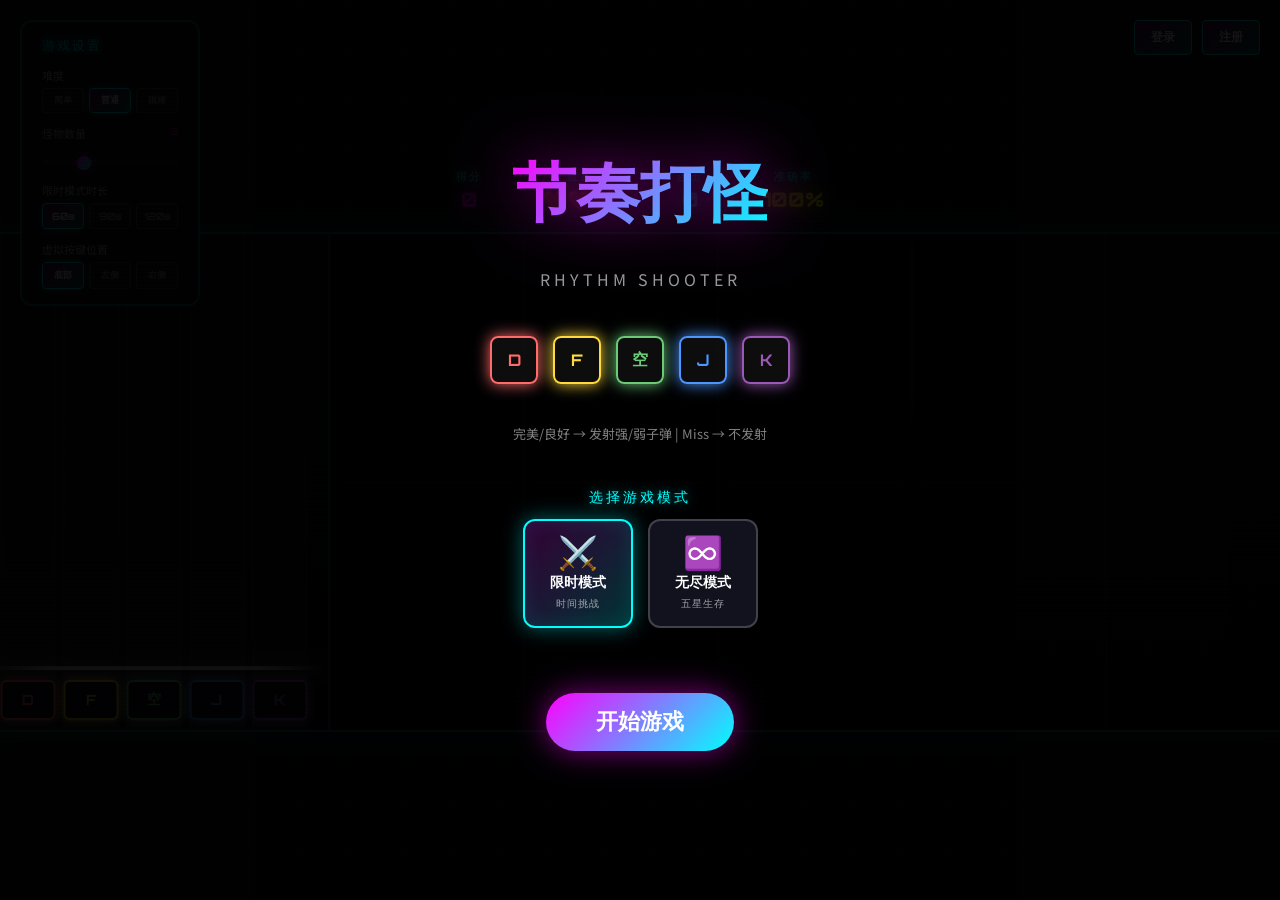
<file: index.html>
<!DOCTYPE html>
<html lang="zh-CN">
<head>
    <meta charset="UTF-8">
    <meta name="viewport" content="width=device-width, initial-scale=1.0">
    <title>节奏打怪</title>
    <link rel="stylesheet" href="style.css">
</head>
<body>
    <div class="bg-grid"></div>
    <div class="scan-line"></div>
    
    <!-- 用户信息栏 -->
    <div class="user-bar">
        <div class="auth-buttons" id="authButtons">
            <button class="auth-btn" onclick="openAuthModal('login')">登录</button>
            <button class="auth-btn" onclick="openAuthModal('register')">注册</button>
        </div>
        <div class="user-info" id="userInfo" style="display: none;">
            <span class="user-name">欢迎，<span id="userDisplay"></span></span>
            <button class="auth-btn" id="showAchievementsBtn">🏆 成就</button>
            <button class="auth-btn" id="showLeaderboardBtn">📊 排行榜</button>
            <button class="auth-btn" id="logoutBtn">退出</button>
        </div>
    </div>
    
    <!-- 设置面板 -->
    <div class="settings">
        <div class="settings-title">游戏设置</div>
        <div class="setting-item">
            <div class="setting-label">难度</div>
            <div class="difficulty-btns">
                <button class="diff-btn easy" data-difficulty="easy">简单</button>
                <button class="diff-btn normal active" data-difficulty="normal">普通</button>
                <button class="diff-btn hard" data-difficulty="hard">困难</button>
            </div>
        </div>
        <div class="setting-item">
            <div class="setting-label">
                <span>怪物数量</span>
                <span class="setting-value" id="monsterValue">3</span>
            </div>
            <input type="range" class="setting-slider" id="monsterSlider" min="1" max="8" value="3">
        </div>
        <div class="setting-item">
            <div class="setting-label">限时模式时长</div>
            <div class="duration-btns">
                <button class="dur-btn active" data-duration="60">60s</button>
                <button class="dur-btn" data-duration="90">90s</button>
                <button class="dur-btn" data-duration="120">120s</button>
            </div>
        </div>
        <div class="setting-item">
            <div class="setting-label">
                <span>虚拟按键位置</span>
            </div>
            <div class="position-btns">
                <button class="pos-btn active" data-pos="bottom">底部</button>
                <button class="pos-btn" data-pos="left">左侧</button>
                <button class="pos-btn" data-pos="right">右侧</button>
            </div>
        </div>
    </div>
    
    <!-- 虚拟按键 -->
    <div class="virtual-keys" id="virtualKeys">
        <button class="virtual-key touch-btn" data-lane="0">D</button>
        <button class="virtual-key touch-btn" data-lane="1">F</button>
        <button class="virtual-key touch-btn" data-lane="2">空</button>
        <button class="virtual-key touch-btn" data-lane="3">J</button>
        <button class="virtual-key touch-btn" data-lane="4">K</button>
    </div>
    
    <!-- 开始界面 -->
    <div class="start-screen" id="startScreen">
        <h1 class="title">节奏打怪</h1>
        <p class="subtitle">RHYTHM SHOOTER</p>
        <div class="key-guide">
            <div class="key-box">D</div>
            <div class="key-box">F</div>
            <div class="key-box">空</div>
            <div class="key-box">J</div>
            <div class="key-box">K</div>
        </div>
        <div class="start-hint">
            完美/良好 → 发射强/弱子弹 | Miss → 不发射
        </div>
        <div class="mode-selector">
            <div class="mode-label">选择游戏模式</div>
            <div class="mode-buttons">
                <button class="mode-btn active" data-mode="timed">
                    <span class="mode-icon">⚔️</span>
                    <span class="mode-name">限时模式</span>
                    <span class="mode-desc">时间挑战</span>
                </button>
                <button class="mode-btn" data-mode="endless">
                    <span class="mode-icon">♾️</span>
                    <span class="mode-name">无尽模式</span>
                    <span class="mode-desc">五星生存</span>
                </button>
            </div>
        </div>
        <button class="start-btn" id="startBtn">开始游戏</button>
    </div>
    
    <!-- 结束界面 -->
    <div class="end-screen" id="endScreen">
        <div class="result-title">游戏结束</div>
        <div class="grade" id="grade">S</div>
        
        <!-- 详细对局信息 -->
        <div class="detailed-stats-section">
            <div class="section-title">对局详情</div>
            <div class="detailed-stats">
                <div class="detailed-stat">
                <div class="detailed-stat-label">游戏模式</div>
                <div class="detailed-stat-value" id="gameModeDisplay">限时模式</div>
            </div>
                <div class="detailed-stat">
                    <div class="detailed-stat-label">游戏时长</div>
                    <div class="detailed-stat-value" id="gameDurationDisplay">0秒</div>
                </div>
                <div class="detailed-stat">
                    <div class="detailed-stat-label">击杀数</div>
                    <div class="detailed-stat-value" id="killCountDisplay">0</div>
                </div>
                <div class="detailed-stat">
                    <div class="detailed-stat-label">波次/等级</div>
                    <div class="detailed-stat-value" id="waveOrLevelDisplay">1</div>
                </div>
                <div class="detailed-stat">
                    <div class="detailed-stat-label">最终得分</div>
                    <div class="detailed-stat-value" id="finalScore">0</div>
                </div>
                <div class="detailed-stat">
                    <div class="detailed-stat-label">最高连击</div>
                    <div class="detailed-stat-value" id="finalCombo">0</div>
                </div>
                <div class="detailed-stat">
                    <div class="detailed-stat-label">准确率</div>
                    <div class="detailed-stat-value" id="finalAccuracy">0%</div>
                </div>
                <div class="detailed-stat">
                    <div class="detailed-stat-label">完美/大靓/良好/Miss</div>
                    <div class="detailed-stat-value" id="finalJudgment">0/0/0/0</div>
                </div>
                <div class="detailed-stat achievements" id="achievementsDisplay" style="display: none;">
                    <div class="detailed-stat-label">特殊成就</div>
                    <div class="detailed-stat-value achievements-list"></div>
                </div>
            </div>
        </div>
        
        <!-- 排行榜 -->
        <div class="leaderboard-section">
            <div class="section-title">排行榜</div>
            
            <!-- 排行榜标签页 -->
            <div class="leaderboard-tabs">
                <button class="leaderboard-tab active" data-tab="timed" id="timedLeaderboardTab">限时模式</button>
                <button class="leaderboard-tab" data-tab="endless" id="endlessLeaderboardTab">无尽模式</button>
            </div>
            
            <!-- 限时模式排行榜 -->
            <div class="leaderboard-container active" id="timedLeaderboardContainer">
                <table class="leaderboard-table">
                    <thead>
                        <tr>
                            <th>排名</th>
                            <th>玩家</th>
                            <th>得分</th>
                            <th>准确率</th>
                            <th>最高连击</th>
                            <th>击杀数</th>
                            <th>判定</th>
                            <th>时长</th>
                        </tr>
                    </thead>
                    <tbody id="timedLeaderboardBody">
                    </tbody>
                </table>
            </div>
            
            <!-- 无尽模式排行榜 -->
            <div class="leaderboard-container" id="endlessLeaderboardContainer">
                <table class="leaderboard-table">
                    <thead>
                        <tr>
                            <th>排名</th>
                            <th>玩家</th>
                            <th>得分</th>
                            <th>准确率</th>
                            <th>最高连击</th>
                            <th>击杀数</th>
                            <th>判定</th>
                            <th>波次</th>
                        </tr>
                    </thead>
                    <tbody id="endlessLeaderboardBody">
                    </tbody>
                </table>
            </div>
        </div>
        
        <button class="start-btn" id="restartBtn">再来一次</button>
    </div>
    
    <!-- 暂停界面 -->
    <div class="pause-overlay" id="pauseOverlay">
        <div class="pause-modal">
            <div class="pause-title">游戏暂停</div>
            <div class="pause-buttons">
                <button class="pause-btn resume-btn" id="resumeBtn">继续游戏</button>
                <button class="pause-btn menu-btn" id="returnMenuBtn">返回主菜单</button>
            </div>
        </div>
    </div>
    
    <!-- 波次公告 -->
    <div class="wave-announcement" id="waveAnnouncement"></div>

    <!-- 游戏界面 -->
    <div class="game-wrapper">
        <div class="top-bar">
            <div class="stat">
                <span class="stat-label">得分</span>
                <span class="stat-value score" id="score">0</span>
            </div>
            <div class="stat">
                <span class="stat-label">血量</span>
                <span class="stat-value health" id="health">❤️❤️❤️</span>
            </div>
            <div class="stat">
                <span class="stat-label">连击</span>
                <span class="stat-value combo" id="combo">0</span>
            </div>
            <div class="stat">
                <span class="stat-label">准确率</span>
                <span class="stat-value accuracy" id="accuracy">100%</span>
            </div>
            <div class="stat" id="timerStat">
                <span class="stat-label">剩余时间</span>
                <span class="stat-value timer" id="timer">60s</span>
            </div>
            <div class="stat" id="waveStat" style="display: none;">
                <span class="stat-label">波次</span>
                <span class="stat-value wave" id="waveDisplay">1</span>
            </div>
            <div class="stat" id="monstersLeftStat" style="display: none;">
                <span class="stat-label">击杀</span>
                <span class="stat-value monsters-left" id="monstersLeftDisplay">0/10</span>
            </div>
        </div>
        
        <div class="game-area" id="gameArea">
            <!-- 左侧节奏判定区 - 竖向五轨道 -->
            <div class="rhythm-zone">
                <div class="rhythm-tracks" id="tracks">
                    <div class="track" id="track0"></div>
                    <div class="track" id="track1"></div>
                    <div class="track" id="track2"></div>
                    <div class="track" id="track3"></div>
                    <div class="track" id="track4"></div>
                </div>
                <div class="rhythm-judge-line"></div>
                <div class="rhythm-keys">
                    <div class="key-indicator" id="key0">D</div>
                    <div class="key-indicator" id="key1">F</div>
                    <div class="key-indicator" id="key2">空</div>
                    <div class="key-indicator" id="key3">J</div>
                    <div class="key-indicator" id="key4">K</div>
                </div>
            </div>
            
            <!-- 右侧射击地图区 - 横屏五轨道 -->
            <div class="map-zone">
                <div class="map-lanes" id="mapLanes">
                    <div class="map-lane" id="lane0"></div>
                    <div class="map-lane" id="lane1"></div>
                    <div class="map-lane" id="lane2"></div>
                    <div class="map-lane" id="lane3"></div>
                    <div class="map-lane" id="lane4"></div>
                </div>
            </div>
            
            <div class="judgment" id="judgment"></div>
        </div>
    </div>
    
    <!-- 登录注册统一弹窗 -->
    <div class="modal" id="authModal">
        <div class="modal-content auth-modal">
            <!-- 标签页切换 -->
            <div class="auth-tabs">
                <button class="auth-tab active" data-tab="login">登录</button>
                <button class="auth-tab" data-tab="register">注册</button>
            </div>
            
            <!-- 登录表单 -->
            <div class="auth-form active" id="loginForm">
                <div class="modal-body">
                    <div class="input-group">
                        <input type="text" id="loginUsername" placeholder="用户名 / 邮箱" class="modal-input">
                    </div>
                    <div class="input-group password-group">
                        <input type="password" id="loginPassword" placeholder="密码" class="modal-input">
                        <button type="button" class="toggle-password" onclick="togglePassword('loginPassword', this)">
                            <span class="eye-icon">👁️</span>
                        </button>
                    </div>
                    <div class="form-options">
                        <label class="checkbox-label">
                            <input type="checkbox" id="rememberMe">
                            <span class="checkmark"></span>
                            记住我
                        </label>
                        <a href="#" class="forgot-password" onclick="showForgotPassword()">忘记密码？</a>
                    </div>
                </div>
                <div class="modal-footer">
                    <button class="modal-btn cancel" onclick="document.getElementById('authModal').classList.remove('show')">取消</button>
                    <button class="modal-btn primary" id="loginBtn">登录</button>
                </div>
            </div>
            
            <!-- 注册表单 -->
            <div class="auth-form" id="registerForm">
                <div class="modal-body">
                    <div class="input-group">
                        <input type="text" id="registerUsername" placeholder="用户名" class="modal-input">
                    </div>
                    <div class="input-group">
                        <input type="email" id="registerEmail" placeholder="邮箱" class="modal-input">
                    </div>
                    <div class="input-group password-group">
                        <input type="password" id="registerPassword" placeholder="密码" class="modal-input">
                        <button type="button" class="toggle-password" onclick="togglePassword('registerPassword', this)">
                            <span class="eye-icon">👁️</span>
                        </button>
                    </div>
                    <div class="input-group password-group">
                        <input type="password" id="registerConfirmPassword" placeholder="确认密码" class="modal-input">
                        <button type="button" class="toggle-password" onclick="togglePassword('registerConfirmPassword', this)">
                            <span class="eye-icon">👁️</span>
                        </button>
                    </div>
                    <div class="form-options">
                        <label class="checkbox-label">
                            <input type="checkbox" id="agreeTerms">
                            <span class="checkmark"></span>
                            我已阅读并同意 <a href="#" onclick="showTerms()">用户协议</a>
                        </label>
                    </div>
                </div>
                <div class="modal-footer">
                    <button class="modal-btn cancel" onclick="document.getElementById('authModal').classList.remove('show')">取消</button>
                    <button class="modal-btn primary" id="registerBtn">注册</button>
                </div>
            </div>
        </div>
    </div>
    
    <!-- 成就展示弹窗 -->
    <div class="modal" id="achievementModal">
        <div class="modal-content achievement-modal">
            <div class="modal-title">🏆 成就系统</div>
            <div class="achievement-stats">
                <div class="stat-item">
                    <span class="stat-value" id="unlockedCount">0</span>
                    <span class="stat-label">已解锁</span>
                </div>
                <div class="stat-divider"></div>
                <div class="stat-item">
                    <span class="stat-value" id="totalCount">0</span>
                    <span class="stat-label">总成就</span>
                </div>
            </div>
            <div class="achievement-list" id="achievementList"></div>
            <div class="modal-footer">
                <button class="modal-btn primary" onclick="document.getElementById('achievementModal').classList.remove('show')">关闭</button>
            </div>
        </div>
    </div>
    
    <!-- 成就解锁提示 -->
    <div class="achievement-toast" id="achievementToast">
        <div class="toast-icon">🎉</div>
        <div class="toast-content">
            <div class="toast-title">成就解锁！</div>
            <div class="toast-name" id="toastAchievementName"></div>
        </div>
    </div>
    
    <!-- 排行榜弹窗 -->
    <div class="modal leaderboard-modal" id="leaderboardModal">
        <div class="modal-content">
            <div class="modal-title">🏆 排行榜</div>
            <div class="modal-body">
                <!-- 排行榜标签页 -->
                <div class="leaderboard-tabs">
                    <button class="leaderboard-tab active" data-tab="timed">限时模式</button>
                    <button class="leaderboard-tab" data-tab="endless">无尽模式</button>
                </div>
                
                <!-- 限时模式排行榜 -->
                <div class="leaderboard-container active" id="timedLeaderboardContainer-modal">
                    <table class="leaderboard-table">
                        <thead>
                            <tr>
                                <th>排名</th>
                                <th>玩家</th>
                                <th>得分</th>
                                <th>准确率</th>
                                <th>最高连击</th>
                                <th>击杀数</th>
                                <th>判定</th>
                                <th>时长</th>
                                <th>日期</th>
                            </tr>
                        </thead>
                        <tbody id="timedLeaderboardBody-modal">
                        </tbody>
                    </table>
                </div>
                
                <!-- 无尽模式排行榜 -->
                <div class="leaderboard-container" id="endlessLeaderboardContainer-modal">
                    <table class="leaderboard-table">
                        <thead>
                            <tr>
                                <th>排名</th>
                                <th>玩家</th>
                                <th>得分</th>
                                <th>准确率</th>
                                <th>最高连击</th>
                                <th>击杀数</th>
                                <th>判定</th>
                                <th>波次</th>
                                <th>日期</th>
                            </tr>
                        </thead>
                        <tbody id="endlessLeaderboardBody-modal">
                        </tbody>
                    </table>
                </div>
            </div>
            <div class="modal-footer">
                <button class="modal-btn primary" id="closeLeaderboardBtn">关闭</button>
            </div>
        </div>
    </div>
    
    <script src="config.js"></script>
    <script src="game.js"></script>
</body>
</html>
</file>
<file: style.css>
@import url('https://fonts.googleapis.com/css2?family=Orbitron:wght@400;700;900&family=Noto+Sans+SC:wght@400;700&display=swap');

* {
    margin: 0;
    padding: 0;
    box-sizing: border-box;
}

body {
    min-height: 100vh;
    background: #0a0a0f;
    font-family: 'Noto Sans SC', sans-serif;
    overflow: hidden;
    display: flex;
    align-items: center;
    justify-content: center;
}

/* 背景网格 */
.bg-grid {
    position: fixed;
    top: 0;
    left: 0;
    width: 100%;
    height: 100%;
    background-image: 
        linear-gradient(rgba(0, 255, 255, 0.03) 1px, transparent 1px),
        linear-gradient(90deg, rgba(0, 255, 255, 0.03) 1px, transparent 1px);
    background-size: 50px 50px;
    pointer-events: none;
    z-index: 0;
}

.scan-line {
    position: fixed;
    top: 0;
    left: 0;
    width: 100%;
    height: 100%;
    background: linear-gradient(transparent 50%, rgba(0, 0, 0, 0.1) 50%);
    background-size: 100% 4px;
    pointer-events: none;
    z-index: 100;
}

/* 游戏容器 */
.game-wrapper {
    position: relative;
    z-index: 1;
    display: flex;
    flex-direction: column;
    align-items: center;
    gap: 20px;
}

/* 顶部信息栏 */
.top-bar {
    display: flex;
    gap: 60px;
    font-family: 'Orbitron', monospace;
    font-size: 20px;
    color: #fff;
}

.stat {
    display: flex;
    flex-direction: column;
    align-items: center;
    gap: 3px;
}

.stat-label {
    font-size: 11px;
    color: #00ffff;
    text-transform: uppercase;
    letter-spacing: 2px;
    text-shadow: 0 0 10px #00ffff;
}

.stat-value {
    font-weight: 900;
    text-shadow: 0 0 20px currentColor;
}

.stat-value.score { color: #ff00ff; }
.stat-value.health { color: #ff6b6b; }
.stat-value.combo { color: #00ffff; }
.stat-value.accuracy { color: #ffff00; }

/* 游戏区域 */
.game-area {
    position: relative;
    width: 1325px;
    height: 500px;
    background: linear-gradient(180deg, rgba(15, 15, 25, 0.9) 0%, rgba(5, 5, 15, 0.95) 100%);
    border: 2px solid rgba(0, 255, 255, 0.4);
    border-radius: 12px;
    overflow: hidden;
    box-shadow: 0 0 40px rgba(0, 255, 255, 0.15), inset 0 0 60px rgba(0, 0, 0, 0.5);
    display: flex;
}

/* ==================== 左侧节奏判定区 ==================== */
.rhythm-zone {
    position: relative;
    width: 350px;
    height: 100%;
    background: linear-gradient(180deg, rgba(20, 20, 35, 0.8) 0%, rgba(10, 10, 20, 0.9) 100%);
    border-right: 2px solid rgba(0, 255, 255, 0.2);
}

.rhythm-tracks {
    position: absolute;
    top: 0;
    left: 50%;
    transform: translateX(-50%);
    display: flex;
    gap: 8px;
    height: 100%;
    padding: 0 15px;
}

.track {
    width: 55px;
    height: 100%;
    position: relative;
    background: linear-gradient(180deg, 
        transparent 0%,
        rgba(255, 255, 255, 0.02) 50%,
        rgba(255, 255, 255, 0.05) 100%);
    border-left: 1px solid rgba(255, 255, 255, 0.08);
    border-right: 1px solid rgba(255, 255, 255, 0.08);
}

.rhythm-judge-line {
    position: absolute;
    bottom: 60px;
    left: 0;
    right: 0;
    height: 4px;
    background: linear-gradient(90deg, 
        transparent 0%,
        rgba(255, 255, 255, 0.8) 20%,
        rgba(255, 255, 255, 0.8) 80%,
        transparent 100%);
    box-shadow: 0 0 20px rgba(255, 255, 255, 0.5);
}

.rhythm-keys {
    position: absolute;
    bottom: 10px;
    left: 50%;
    transform: translateX(-50%);
    display: flex;
    gap: 8px;
}

/* ==================== 右侧射击地图区 ==================== */
.map-zone {
    flex: 1;
    position: relative;
    height: 100%;
}

.map-lanes {
    position: absolute;
    top: 0;
    left: 0;
    width: 100%;
    height: 100%;
    display: flex;
}

.map-lane {
    flex: 1;
    height: 100%;
    position: relative;
    border-left: 1px solid rgba(255, 255, 255, 0.06);
    border-right: 1px solid rgba(255, 255, 255, 0.06);
}

.map-lane::before {
    content: "";
    position: absolute;
    top: 50%;
    left: 0;
    width: 100%;
    height: 2px;
    background: linear-gradient(90deg, 
        rgba(255, 255, 255, 0.02) 0%,
        rgba(255, 255, 255, 0.05) 50%,
        rgba(255, 255, 255, 0.02) 100%);
}

/* ==================== 键位提示 ==================== */
.key-indicator {
    width: 55px;
    height: 40px;
    background: rgba(20, 20, 35, 0.95);
    border: 2px solid var(--lane-color);
    border-radius: 6px;
    display: flex;
    align-items: center;
    justify-content: center;
    font-family: 'Orbitron', monospace;
    font-size: 14px;
    font-weight: 700;
    color: var(--lane-color);
    transition: all 0.05s ease;
    box-shadow: 0 0 10px var(--lane-color), inset 0 0 10px rgba(0,0,0,0.5);
}

.key-indicator.active {
    transform: scale(0.92);
    background: linear-gradient(180deg, rgba(255,255,255,0.15) 0%, rgba(255,255,255,0.05) 100%);
    box-shadow: 0 0 25px var(--lane-color), inset 0 0 15px rgba(255,255,255,0.2);
}

.key-indicator:nth-child(1) { --lane-color: #ff6b6b; }
.key-indicator:nth-child(2) { --lane-color: #ffd93d; }
.key-indicator:nth-child(3) { --lane-color: #6bcb77; }
.key-indicator:nth-child(4) { --lane-color: #4d96ff; }
.key-indicator:nth-child(5) { --lane-color: #9b59b6; }

/* ==================== 音符 ==================== */
.note {
    position: absolute;
    width: 45px;
    height: 45px;
    left: 50%;
    transform: translateX(-50%);
    border-radius: 8px;
    background: radial-gradient(circle at 30% 30%, rgba(255,255,255,0.3), transparent 60%),
        linear-gradient(135deg, var(--note-color), var(--note-color-dark));
    border: 2px solid var(--note-color);
    box-shadow: 0 0 20px var(--note-color), inset 0 0 15px rgba(255,255,255,0.2);
    animation: noteGlow 0.5s ease-in-out infinite alternate;
}

@keyframes noteGlow {
    from { box-shadow: 0 0 15px var(--note-color), inset 0 0 10px rgba(255,255,255,0.2); }
    to { box-shadow: 0 0 30px var(--note-color), inset 0 0 20px rgba(255,255,255,0.3); }
}

.note.hit {
    animation: noteHit 0.3s ease-out forwards;
}

@keyframes noteHit {
    0% { transform: translateX(-50%) scale(1); opacity: 1; }
    50% { transform: translateX(-50%) scale(1.4); }
    100% { transform: translateX(-50%) scale(1.8); opacity: 0; }
}

/* ==================== 子弹 ==================== */
.bullet {
    position: absolute;
    border-radius: 4px;
    transform: translateY(-50%);
}

.bullet.good {
    width: 40px;
    height: 10px;
    background: linear-gradient(90deg, transparent, #ffff00);
    box-shadow: 0 0 15px #ffff00;
}

.bullet.great {
    width: 55px;
    height: 14px;
    background: linear-gradient(90deg, transparent, #00ff88);
    box-shadow: 0 0 25px #00ff88;
    border-radius: 7px;
}

.bullet.perfect {
    width: 70px;
    height: 18px;
    background: linear-gradient(90deg, transparent, #ff00ff, #00ffff);
    box-shadow: 0 0 35px #ff00ff, 0 0 50px #00ffff;
    border-radius: 9px;
}

/* ==================== 怪物 ==================== */
.monster {
    position: absolute;
    font-size: 36px;
    width: 48px;
    height: 48px;
    display: flex;
    align-items: center;
    justify-content: center;
    filter: drop-shadow(0 0 15px #ff0000);
    transform: translateY(-50%);
}

.monster.hit {
    animation: monsterHit 0.3s ease-out forwards;
}

@keyframes monsterHit {
    0% { transform: translateY(-50%) scale(1); filter: drop-shadow(0 0 15px #ff0000); }
    50% { transform: translateY(-50%) scale(1.3); filter: drop-shadow(0 0 40px #ffff00) brightness(2); }
    100% { transform: translateY(-50%) scale(0); opacity: 0; }
}

/* ==================== 判定显示 ==================== */
.judgment {
    position: absolute;
    top: 50%;
    left: 50%;
    transform: translate(-50%, -50%);
    font-family: 'Orbitron', monospace;
    font-size: 42px;
    font-weight: 900;
    opacity: 0;
    pointer-events: none;
    text-shadow: 0 0 30px currentColor;
    z-index: 50;
}

.judgment.show {
    animation: judgmentPop 0.5s ease-out forwards;
}

@keyframes judgmentPop {
    0% { opacity: 1; transform: translate(-50%, -50%) scale(0.5); }
    30% { opacity: 1; transform: translate(-50%, -50%) scale(1.3); }
    100% { opacity: 0; transform: translate(-50%, -50%) scale(1); }
}

.judgment.perfect { color: #00ffff; }
.judgment.great { color: #00ff88; }
.judgment.good { color: #ffff00; }
.judgment.miss { color: #ff3333; }

/* ==================== 爆炸效果 ==================== */
.explosion {
    position: absolute;
    pointer-events: none;
    font-size: 30px;
    animation: explode 0.4s ease-out forwards;
}

@keyframes explode {
    0% { transform: translate(-50%, -50%) scale(0.5); opacity: 1; }
    100% { transform: translate(-50%, -50%) scale(2); opacity: 0; }
}

/* ==================== 开始界面 ==================== */
.start-screen {
    position: fixed;
    top: 0;
    left: 0;
    width: 100%;
    height: 100%;
    background: rgba(0, 0, 0, 0.92);
    display: flex;
    flex-direction: column;
    align-items: center;
    justify-content: center;
    z-index: 200;
    gap: 30px;
}

.start-screen.hidden { display: none; }

.title {
    font-family: 'Orbitron', monospace;
    font-size: 64px;
    font-weight: 900;
    background: linear-gradient(135deg, #ff00ff, #00ffff);
    -webkit-background-clip: text;
    -webkit-text-fill-color: transparent;
    background-clip: text;
    filter: drop-shadow(0 0 30px rgba(255, 0, 255, 0.5));
    animation: titlePulse 2s ease-in-out infinite;
}

@keyframes titlePulse {
    0%, 100% { filter: drop-shadow(0 0 30px rgba(255, 0, 255, 0.5)); }
    50% { filter: drop-shadow(0 0 50px rgba(0, 255, 255, 0.8)); }
}

.subtitle {
    font-size: 16px;
    color: rgba(255, 255, 255, 0.6);
    letter-spacing: 4px;
}

.key-guide {
    display: flex;
    gap: 15px;
    margin-top: 15px;
}

.key-box {
    width: 48px;
    height: 48px;
    background: rgba(255, 255, 255, 0.05);
    border: 2px solid var(--color);
    border-radius: 8px;
    display: flex;
    align-items: center;
    justify-content: center;
    font-family: 'Orbitron', monospace;
    font-size: 16px;
    font-weight: 700;
    color: var(--color);
    box-shadow: 0 0 15px var(--color);
}

.key-box:nth-child(1) { --color: #ff6b6b; }
.key-box:nth-child(2) { --color: #ffd93d; }
.key-box:nth-child(3) { --color: #6bcb77; }
.key-box:nth-child(4) { --color: #4d96ff; }
.key-box:nth-child(5) { --color: #9b59b6; }

.start-hint {
    color: rgba(255,255,255,0.5);
    font-size: 13px;
    margin-top: 10px;
}

.start-btn {
    padding: 14px 50px;
    font-family: 'Orbitron', monospace;
    font-size: 22px;
    font-weight: 700;
    color: #fff;
    background: linear-gradient(135deg, #ff00ff, #00ffff);
    border: none;
    border-radius: 50px;
    cursor: pointer;
    transition: all 0.3s ease;
    box-shadow: 0 0 30px rgba(255, 0, 255, 0.5);
    margin-top: 20px;
}

.start-btn:hover {
    transform: scale(1.08);
    box-shadow: 0 0 50px rgba(0, 255, 255, 0.8);
}

/* ==================== 结束界面 ==================== */
.end-screen {
    position: fixed;
    top: 0;
    left: 0;
    width: 100%;
    height: 100%;
    background: rgba(0, 0, 0, 0.95);
    display: none;
    flex-direction: column;
    align-items: center;
    justify-content: center;
    z-index: 200;
    gap: 25px;
}

.end-screen.show { display: flex; }

.result-title {
    font-family: 'Orbitron', monospace;
    font-size: 44px;
    font-weight: 900;
    color: #00ffff;
    text-shadow: 0 0 30px #00ffff;
}

.grade {
    font-family: 'Orbitron', monospace;
    font-size: 100px;
    font-weight: 900;
    text-shadow: 0 0 50px currentColor;
}

.grade.s { color: #ffd700; }
.grade.a { color: #00ffff; }
.grade.b { color: #00ff88; }
.grade.c { color: #ffff00; }
.grade.d { color: #ff6b6b; }

.result-stats {
    display: grid;
    grid-template-columns: repeat(2, 1fr);
    gap: 25px;
}

.result-stat { text-align: center; }

.result-stat-label {
    font-size: 12px;
    color: rgba(255, 255, 255, 0.6);
    text-transform: uppercase;
    letter-spacing: 2px;
}

.result-stat-value {
    font-family: 'Orbitron', monospace;
    font-size: 32px;
    font-weight: 700;
    color: #fff;
    text-shadow: 0 0 20px currentColor;
}

/* ==================== 设置面板 ==================== */
.settings {
    position: fixed;
    top: 20px;
    left: 20px;
    z-index: 50;
    background: rgba(10, 10, 20, 0.95);
    border: 2px solid rgba(0, 255, 255, 0.4);
    border-radius: 12px;
    padding: 15px 20px;
    min-width: 180px;
}

.settings-title {
    font-family: 'Orbitron', monospace;
    font-size: 13px;
    color: #00ffff;
    text-transform: uppercase;
    letter-spacing: 2px;
    margin-bottom: 12px;
    text-shadow: 0 0 10px #00ffff;
}

.setting-item { margin-bottom: 12px; }
.setting-item:last-child { margin-bottom: 0; }

.setting-label {
    font-size: 11px;
    color: rgba(255, 255, 255, 0.7);
    margin-bottom: 5px;
    display: flex;
    justify-content: space-between;
}

.setting-value {
    font-family: 'Orbitron', monospace;
    color: #ff00ff;
    font-size: 10px;
}

.setting-slider {
    width: 100%;
    height: 5px;
    -webkit-appearance: none;
    appearance: none;
    background: rgba(255, 255, 255, 0.1);
    border-radius: 3px;
    cursor: pointer;
}

.setting-slider::-webkit-slider-thumb {
    -webkit-appearance: none;
    width: 14px;
    height: 14px;
    background: linear-gradient(135deg, #ff00ff, #00ffff);
    border-radius: 50%;
    cursor: pointer;
    box-shadow: 0 0 10px rgba(255, 0, 255, 0.8);
}

.difficulty-btns { display: flex; gap: 5px; }

.diff-btn {
    flex: 1;
    padding: 5px 0;
    font-family: 'Orbitron', monospace;
    font-size: 9px;
    font-weight: 700;
    color: rgba(255, 255, 255, 0.5);
    background: rgba(255, 255, 255, 0.05);
    border: 1px solid rgba(255, 255, 255, 0.2);
    border-radius: 4px;
    cursor: pointer;
    transition: all 0.2s;
}

.diff-btn:hover {
    background: rgba(255, 255, 255, 0.1);
    color: rgba(255, 255, 255, 0.8);
}

.diff-btn.active {
    background: linear-gradient(135deg, rgba(255, 0, 255, 0.3), rgba(0, 255, 255, 0.3));
    border-color: #00ffff;
    color: #fff;
    box-shadow: 0 0 10px rgba(0, 255, 255, 0.3);
}

/* 开关按钮样式 */
.toggle-container {
    display: flex;
    align-items: center;
    gap: 8px;
}

.toggle-label {
    font-size: 10px;
    color: rgba(255, 255, 255, 0.6);
}

.toggle-switch {
    position: relative;
    display: inline-block;
    width: 40px;
    height: 22px;
}

.toggle-switch input {
    opacity: 0;
    width: 0;
    height: 0;
}

.toggle-switch .slider {
    position: absolute;
    cursor: pointer;
    top: 0;
    left: 0;
    right: 0;
    bottom: 0;
    background-color: rgba(255, 255, 255, 0.1);
    transition: 0.3s;
    border-radius: 22px;
    border: 1px solid rgba(255, 255, 255, 0.2);
}

.toggle-switch .slider:before {
    position: absolute;
    content: "";
    height: 16px;
    width: 16px;
    left: 2px;
    bottom: 2px;
    background-color: white;
    transition: 0.3s;
    border-radius: 50%;
}

.toggle-switch input:checked + .slider {
    background: linear-gradient(135deg, #ff00ff, #00ffff);
    border-color: #00ffff;
    box-shadow: 0 0 10px rgba(0, 255, 255, 0.5);
}

.toggle-switch input:checked + .slider:before {
    transform: translateX(18px);
}

/* 位置选择按钮样式 */
.position-btns {
    display: flex;
    gap: 5px;
}

.pos-btn {
    flex: 1;
    padding: 6px 0;
    font-family: 'Orbitron', monospace;
    font-size: 9px;
    font-weight: 700;
    color: rgba(255, 255, 255, 0.5);
    background: rgba(255, 255, 255, 0.05);
    border: 1px solid rgba(255, 255, 255, 0.2);
    border-radius: 4px;
    cursor: pointer;
    transition: all 0.2s;
}

.pos-btn:hover {
    background: rgba(255, 255, 255, 0.1);
    color: rgba(255, 255, 255, 0.8);
}

.pos-btn.active {
    background: linear-gradient(135deg, rgba(255, 0, 255, 0.3), rgba(0, 255, 255, 0.3));
    border-color: #00ffff;
    color: #fff;
    box-shadow: 0 0 10px rgba(0, 255, 255, 0.3);
}

/* 虚拟按键样式 */
.virtual-keys {
    display: none;
    position: fixed;
    z-index: 1000;
    gap: 8px;
    padding: 10px;
}

.virtual-keys.show {
    display: flex;
}

.virtual-keys.pos-bottom {
    bottom: 0;
    left: 50%;
    transform: translateX(-50%);
    flex-direction: row;
}

.virtual-keys.pos-left {
    left: 0;
    top: 50%;
    transform: translateY(-50%);
    flex-direction: column;
}

.virtual-keys.pos-right {
    right: 0;
    top: 50%;
    transform: translateY(-50%);
    flex-direction: column;
}

.virtual-key {
    width: 60px;
    height: 60px;
    border-radius: 12px;
    border: 2px solid;
    background: rgba(20, 20, 35, 0.9);
    font-family: 'Orbitron', monospace;
    font-size: 16px;
    font-weight: 700;
    color: #fff;
    cursor: pointer;
    transition: all 0.05s;
    display: flex;
    align-items: center;
    justify-content: center;
    box-shadow: 0 4px 15px rgba(0, 0, 0, 0.5), inset 0 0 20px rgba(255, 255, 255, 0.05);
}

.virtual-key:active,
.virtual-key.active {
    transform: scale(0.92);
    box-shadow: 0 2px 8px rgba(0, 0, 0, 0.5), inset 0 0 20px rgba(255, 255, 255, 0.15);
}

.virtual-key:nth-child(1) {
    border-color: #ff6b6b;
    box-shadow: 0 4px 15px rgba(255, 107, 107, 0.3), inset 0 0 20px rgba(255, 255, 255, 0.05);
}

.virtual-key:nth-child(2) {
    border-color: #ffd93d;
    box-shadow: 0 4px 15px rgba(255, 217, 61, 0.3), inset 0 0 20px rgba(255, 255, 255, 0.05);
}

.virtual-key:nth-child(3) {
    border-color: #6bcb77;
    box-shadow: 0 4px 15px rgba(107, 203, 119, 0.3), inset 0 0 20px rgba(255, 255, 255, 0.05);
}

.virtual-key:nth-child(4) {
    border-color: #4d96ff;
    box-shadow: 0 4px 15px rgba(77, 150, 255, 0.3), inset 0 0 20px rgba(255, 255, 255, 0.05);
}

.virtual-key:nth-child(5) {
    border-color: #9b59b6;
    box-shadow: 0 4px 15px rgba(155, 89, 182, 0.3), inset 0 0 20px rgba(255, 255, 255, 0.05);
}

.virtual-key:nth-child(1):active,
.virtual-key:nth-child(1).active {
    background: linear-gradient(180deg, rgba(255, 107, 107, 0.2), rgba(255, 107, 107, 0.05));
}

.virtual-key:nth-child(2):active,
.virtual-key:nth-child(2).active {
    background: linear-gradient(180deg, rgba(255, 217, 61, 0.2), rgba(255, 217, 61, 0.05));
}

.virtual-key:nth-child(3):active,
.virtual-key:nth-child(3).active {
    background: linear-gradient(180deg, rgba(107, 203, 119, 0.2), rgba(107, 203, 119, 0.05));
}

.virtual-key:nth-child(4):active,
.virtual-key:nth-child(4).active {
    background: linear-gradient(180deg, rgba(77, 150, 255, 0.2), rgba(77, 150, 255, 0.05));
}

.virtual-key:nth-child(5):active,
.virtual-key:nth-child(5).active {
    background: linear-gradient(180deg, rgba(155, 89, 182, 0.2), rgba(155, 89, 182, 0.05));
}

/* 触摸按钮样式 */
.touch-btn {
    user-select: none;
    -webkit-tap-highlight-color: transparent;
    touch-action: manipulation;
}

/* 模式选择器样式 */
.mode-selector {
    display: flex;
    flex-direction: column;
    align-items: center;
    gap: 12px;
    margin: 15px 0;
}

.mode-label {
    font-family: 'Orbitron', monospace;
    font-size: 14px;
    color: #00ffff;
    text-transform: uppercase;
    letter-spacing: 3px;
    text-shadow: 0 0 10px rgba(0, 255, 255, 0.5);
}

.mode-buttons {
    display: flex;
    gap: 15px;
}

.mode-btn {
    display: flex;
    flex-direction: column;
    align-items: center;
    gap: 5px;
    padding: 15px 25px;
    font-family: 'Orbitron', monospace;
    background: rgba(20, 20, 35, 0.9);
    border: 2px solid rgba(255, 255, 255, 0.2);
    border-radius: 12px;
    cursor: pointer;
    transition: all 0.3s ease;
}

.mode-btn:hover {
    transform: translateY(-3px);
    box-shadow: 0 5px 20px rgba(0, 255, 255, 0.3);
    border-color: rgba(0, 255, 255, 0.5);
}

.mode-btn.active {
    background: linear-gradient(135deg, rgba(255, 0, 255, 0.2), rgba(0, 255, 255, 0.2));
    border-color: #00ffff;
    box-shadow: 0 0 20px rgba(0, 255, 255, 0.4), inset 0 0 20px rgba(0, 255, 255, 0.1);
}

.mode-btn[data-mode="endless"].active {
    border-color: #ff6b6b;
    box-shadow: 0 0 20px rgba(255, 107, 107, 0.4), inset 0 0 20px rgba(255, 107, 107, 0.1);
}

.mode-icon {
    font-size: 32px;
    line-height: 1;
}

.mode-name {
    font-size: 14px;
    font-weight: 700;
    color: #fff;
}

.mode-desc {
    font-size: 10px;
    color: rgba(255, 255, 255, 0.6);
    text-transform: uppercase;
    letter-spacing: 1px;
}

/* 时长按钮样式 */
.duration-btns {
    display: flex;
    gap: 5px;
}

.dur-btn {
    flex: 1;
    padding: 6px 0;
    font-family: 'Orbitron', monospace;
    font-size: 10px;
    font-weight: 700;
    color: rgba(255, 255, 255, 0.5);
    background: rgba(255, 255, 255, 0.05);
    border: 1px solid rgba(255, 255, 255, 0.2);
    border-radius: 4px;
    cursor: pointer;
    transition: all 0.2s;
}

.dur-btn:hover {
    background: rgba(255, 255, 255, 0.1);
    color: rgba(255, 255, 255, 0.8);
}

.dur-btn.active {
    background: linear-gradient(135deg, rgba(255, 0, 255, 0.3), rgba(0, 255, 255, 0.3));
    border-color: #00ffff;
    color: #fff;
    box-shadow: 0 0 10px rgba(0, 255, 255, 0.3);
}



/* 计时器样式 */
.stat-value.timer {
    color: #ffff00;
}

#timerStat {
    display: none;
}

#timerStat.show {
    display: flex;
}

/* 暂停界面样式 */
.pause-overlay {
    position: fixed;
    top: 0;
    left: 0;
    width: 100%;
    height: 100%;
    background: rgba(0, 0, 0, 0.85);
    display: none;
    align-items: center;
    justify-content: center;
    z-index: 150;
    pointer-events: auto;
    backdrop-filter: blur(5px);
}

.pause-overlay.show {
    display: flex;
}

.pause-modal {
    background: linear-gradient(180deg, rgba(15, 15, 25, 0.98), rgba(5, 5, 15, 0.99));
    border: 2px solid rgba(0, 255, 255, 0.5);
    border-radius: 16px;
    padding: 40px 60px;
    text-align: center;
    box-shadow: 0 0 40px rgba(0, 255, 255, 0.3);
    animation: modalPop 0.3s ease-out;
}

@keyframes modalPop {
    0% {
        opacity: 0;
        transform: scale(0.8);
    }
    100% {
        opacity: 1;
        transform: scale(1);
    }
}

.pause-title {
    font-family: 'Orbitron', monospace;
    font-size: 36px;
    font-weight: 900;
    color: #00ffff;
    text-shadow: 0 0 20px #00ffff;
    margin-bottom: 30px;
}

.pause-buttons {
    display: flex;
    gap: 20px;
    justify-content: center;
}

.pause-btn {
    padding: 15px 40px;
    font-family: 'Orbitron', monospace;
    font-size: 16px;
    font-weight: 700;
    border: none;
    border-radius: 8px;
    cursor: pointer;
    transition: all 0.3s ease;
}

.resume-btn {
    background: linear-gradient(135deg, #ff00ff, #00ffff);
    color: #fff;
    box-shadow: 0 0 20px rgba(0, 255, 255, 0.4);
}

.resume-btn:hover {
    transform: scale(1.05);
    box-shadow: 0 0 30px rgba(0, 255, 255, 0.6);
}

.menu-btn {
    background: rgba(255, 255, 255, 0.1);
    color: rgba(255, 255, 255, 0.8);
    border: 2px solid rgba(255, 255, 255, 0.3);
}

.menu-btn:hover {
    background: rgba(255, 255, 255, 0.2);
    border-color: rgba(255, 255, 255, 0.5);
}

@keyframes pulse {
    0%, 100% {
        opacity: 1;
        transform: scale(1);
    }
    50% {
        opacity: 0.6;
        transform: scale(1.05);
    }
}

/* 用户栏 */
.user-bar {
    position: fixed;
    top: 20px;
    right: 20px;
    z-index: 50;
    display: flex;
    gap: 10px;
}

.auth-buttons {
    display: flex;
    gap: 10px;
}

.user-info {
    display: flex;
    align-items: center;
    gap: 10px;
}

.user-name {
    color: #00ffff;
    font-family: 'Orbitron', monospace;
    font-size: 14px;
}

.auth-btn {
    padding: 8px 16px;
    font-family: 'Orbitron', monospace;
    font-size: 12px;
    font-weight: 700;
    color: #fff;
    background: linear-gradient(135deg, rgba(255, 0, 255, 0.3), rgba(0, 255, 255, 0.3));
    border: 1px solid #00ffff;
    border-radius: 4px;
    cursor: pointer;
    transition: all 0.2s;
}

.auth-btn:hover {
    background: linear-gradient(135deg, rgba(255, 0, 255, 0.5), rgba(0, 255, 255, 0.5));
    box-shadow: 0 0 15px rgba(0, 255, 255, 0.5);
}

/* 波次公告 */
.wave-announcement {
    position: fixed;
    top: 50%;
    left: 50%;
    transform: translate(-50%, -50%);
    font-family: 'Orbitron', monospace;
    font-size: 48px;
    font-weight: 900;
    color: #ff6b6b;
    text-shadow: 0 0 30px #ff6b6b;
    opacity: 0;
    pointer-events: none;
    z-index: 160;
}

.wave-announcement.show {
    animation: waveAnnounce 2s ease-out forwards;
}

@keyframes waveAnnounce {
    0% {
        opacity: 0;
        transform: translate(-50%, -50%) scale(0.5);
    }
    20% {
        opacity: 1;
        transform: translate(-50%, -50%) scale(1.2);
    }
    100% {
        opacity: 0;
        transform: translate(-50%, -50%) scale(1.5);
    }
}

/* 统计数值样式 */
.stat-value.wave {
    color: #ff6b6b;
}

.stat-value.monsters-left {
    color: #ffd93d;
}

/* 弹窗 */
.modal {
    position: fixed;
    top: 0;
    left: 0;
    width: 100%;
    height: 100%;
    background: rgba(0, 0, 0, 0.8);
    display: none;
    align-items: center;
    justify-content: center;
    z-index: 300;
}

.modal.show {
    display: flex;
}

.modal-content {
    background: linear-gradient(180deg, rgba(15, 15, 25, 0.95), rgba(5, 5, 15, 0.98));
    border: 2px solid rgba(0, 255, 255, 0.4);
    border-radius: 12px;
    padding: 30px;
    min-width: 400px;
    max-width: 600px;
    max-height: 80vh;
    overflow-y: auto;
}

.modal-title {
    font-family: 'Orbitron', monospace;
    font-size: 24px;
    font-weight: 900;
    color: #00ffff;
    text-shadow: 0 0 15px #00ffff;
    margin-bottom: 20px;
    text-align: center;
}

.modal-body {
    margin-bottom: 20px;
}

.modal-input {
    width: 100%;
    padding: 12px;
    margin-bottom: 12px;
    background: rgba(255, 255, 255, 0.05);
    border: 1px solid rgba(0, 255, 255, 0.3);
    border-radius: 6px;
    color: #fff;
    font-family: 'Orbitron', monospace;
    font-size: 14px;
    outline: none;
    box-sizing: border-box;
}

.modal-input:focus {
    border-color: #00ffff;
    box-shadow: 0 0 10px rgba(0, 255, 255, 0.3);
}

.modal-input::placeholder {
    color: rgba(255, 255, 255, 0.4);
}

.modal-footer {
    display: flex;
    gap: 10px;
    justify-content: flex-end;
}

.modal-btn {
    padding: 10px 24px;
    font-family: 'Orbitron', monospace;
    font-size: 14px;
    font-weight: 700;
    border: none;
    border-radius: 6px;
    cursor: pointer;
    transition: all 0.2s;
}

.modal-btn.cancel {
    background: rgba(255, 255, 255, 0.1);
    color: rgba(255, 255, 255, 0.7);
    border: 1px solid rgba(255, 255, 255, 0.3);
}

.modal-btn.cancel:hover {
    background: rgba(255, 255, 255, 0.2);
}

.modal-btn.primary {
    background: linear-gradient(135deg, #ff00ff, #00ffff);
    color: #fff;
    box-shadow: 0 0 15px rgba(0, 255, 255, 0.4);
}

.modal-btn.primary:hover {
    box-shadow: 0 0 25px rgba(0, 255, 255, 0.6);
    transform: scale(1.05);
}

/* 排行榜 */
.leaderboard-modal .modal-content {
    min-width: 900px;
    max-height: 80vh;
    overflow-y: auto;
}

.leaderboard-modal .leaderboard-tabs {
    margin-bottom: 15px;
}

.leaderboard-modal .leaderboard-table {
    font-size: 12px;
}

.leaderboard-modal .leaderboard-table th,
.leaderboard-modal .leaderboard-table td {
    padding: 8px 5px;
}

.leaderboard-table {
    width: 100%;
    border-collapse: collapse;
}

.leaderboard-table th,
.leaderboard-table td {
    padding: 12px;
    text-align: center;
    font-family: 'Orbitron', monospace;
}

.leaderboard-table th {
    color: #00ffff;
    font-size: 12px;
    text-transform: uppercase;
    letter-spacing: 1px;
    border-bottom: 1px solid rgba(0, 255, 255, 0.3);
}

.leaderboard-table td {
    color: #fff;
    font-size: 14px;
    border-bottom: 1px solid rgba(255, 255, 255, 0.1);
}

.leaderboard-table tr:hover td {
    background: rgba(255, 255, 255, 0.05);
}

.judgment-cell {
    font-size: 11px;
    font-family: 'Orbitron', monospace;
    color: #00ffff;
}

/* 调整排行榜表格间距
.leaderboard-table th,
.leaderboard-table td {
    padding: 6px 4px;
    font-size: 12px;
}

/* ==================== 详细对局信息区域 ==================== */
.detailed-stats-section,
.leaderboard-section {
    width: 100%;
    max-width: 800px;
    background: linear-gradient(180deg, rgba(15, 15, 25, 0.9), rgba(5, 5, 15, 0.95));
    border: 2px solid rgba(0, 255, 255, 0.3);
    border-radius: 12px;
    padding: 20px;
    margin-top: 10px;
}

.section-title {
    font-family: 'Orbitron', monospace;
    font-size: 18px;
    font-weight: 700;
    color: #00ffff;
    text-transform: uppercase;
    letter-spacing: 2px;
    margin-bottom: 15px;
    text-shadow: 0 0 10px #00ffff;
}

.detailed-stats {
    display: grid;
    grid-template-columns: repeat(4, 1fr);
    gap: 15px;
}

.detailed-stat {
    text-align: center;
    padding: 10px;
    background: rgba(255, 255, 255, 0.05);
    border-radius: 8px;
    border: 1px solid rgba(255, 255, 255, 0.1);
}

.detailed-stat.achievements {
    grid-column: span 4;
    grid-column: span 4;
}

.detailed-stat-label {
    font-size: 10px;
    color: rgba(255, 255, 255, 0.6);
    text-transform: uppercase;
    letter-spacing: 1px;
    margin-bottom: 8px;
}

.detailed-stat-value {
    font-family: 'Orbitron', monospace;
    font-size: 22px;
    font-weight: 700;
    color: #fff;
    text-shadow: 0 0 15px currentColor;
}

.achievements-list {
    display: flex;
    flex-wrap: wrap;
    gap: 8px;
    justify-content: center;
}

.achievement-tag {
    padding: 6px 12px;
    background: linear-gradient(135deg, rgba(255, 215, 0, 0.2), rgba(255, 0, 255, 0.2));
    border: 1px solid rgba(255, 215, 0, 0.5);
    border-radius: 20px;
    font-size: 11px;
    color: #ffd700;
    text-shadow: 0 0 5px rgba(255, 215, 0, 0.5);
}

/* ==================== 排行榜标签页 ==================== */
.leaderboard-tabs {
    display: flex;
    gap: 10px;
    margin-bottom: 15px;
}

.leaderboard-tab {
    flex: 1;
    padding: 10px 20px;
    font-family: 'Orbitron', monospace;
    font-size: 13px;
    font-weight: 700;
    color: rgba(255, 255, 255, 0.6);
    background: rgba(255, 255, 255, 0.05);
    border: 2px solid rgba(255, 255, 255, 0.2);
    border-radius: 8px;
    cursor: pointer;
    transition: all 0.3s;
}

.leaderboard-tab:hover {
    background: rgba(255, 255, 255, 0.1);
    color: rgba(255, 255, 255, 0.8);
}

.leaderboard-tab.active {
    background: linear-gradient(135deg, rgba(255, 0, 255, 0.3), rgba(0, 255, 255, 0.3));
    border-color: #00ffff;
    color: #fff;
    box-shadow: 0 0 15px rgba(0, 255, 255, 0.4);
}

.leaderboard-tab[data-tab="endless"].active {
    border-color: #ff6b6b;
    box-shadow: 0 0 15px rgba(255, 107, 107, 0.4);
}

.leaderboard-container {
    display: none;
}

.leaderboard-container.active {
    display: block;
}

/* 结束界面滚动 */
.end-screen {
    overflow-y: auto;
    padding: 40px 20px;
    justify-content: flex-start;
}

.end-screen .start-btn {
        margin-top: 30px;
        margin-bottom: 20px;
    }

/* ==================== 认证模态框样式 ==================== */
.auth-modal {
    width: 100%;
    max-width: 450px;
}

.auth-tabs {
    display: flex;
    margin-bottom: 25px;
    border-bottom: 2px solid rgba(0, 255, 255, 0.2);
}

.auth-tab {
    flex: 1;
    padding: 12px 20px;
    background: transparent;
    border: none;
    color: rgba(255, 255, 255, 0.5);
    font-family: 'Orbitron', monospace;
    font-size: 14px;
    cursor: pointer;
    transition: all 0.3s;
    position: relative;
}

.auth-tab:hover {
    color: rgba(255, 255, 255, 0.8);
}

.auth-tab.active {
    color: #00ffff;
}

.auth-tab.active::after {
    content: '';
    position: absolute;
    bottom: -2px;
    left: 0;
    right: 0;
    height: 2px;
    background: linear-gradient(90deg, #ff00ff, #00ffff);
}

.auth-form {
    display: none;
}

.auth-form.active {
    display: block;
}

.input-group {
    position: relative;
    margin-bottom: 15px;
}

.password-group {
    display: flex;
    align-items: center;
}

.password-group .modal-input {
    flex: 1;
    padding-right: 50px;
}

.toggle-password {
    position: absolute;
    right: 10px;
    top: 50%;
    transform: translateY(-50%);
    background: transparent;
    border: none;
    cursor: pointer;
    padding: 5px;
    font-size: 18px;
    opacity: 0.7;
    transition: opacity 0.2s;
}

.toggle-password:hover {
    opacity: 1;
}

.form-options {
    display: flex;
    justify-content: space-between;
    align-items: center;
    margin-bottom: 15px;
}

.checkbox-label {
    display: flex;
    align-items: center;
    cursor: pointer;
    color: rgba(255, 255, 255, 0.7);
    font-size: 13px;
    position: relative;
}

.checkbox-label input[type="checkbox"] {
    display: none;
}

.checkmark {
    width: 18px;
    height: 18px;
    border: 2px solid rgba(0, 255, 255, 0.5);
    border-radius: 4px;
    margin-right: 8px;
    display: flex;
    align-items: center;
    justify-content: center;
    transition: all 0.2s;
}

.checkbox-label input[type="checkbox"]:checked + .checkmark {
    background: linear-gradient(135deg, #ff00ff, #00ffff);
    border-color: #00ffff;
}

.checkbox-label input[type="checkbox"]:checked + .checkmark::after {
    content: '✓';
    color: white;
    font-size: 12px;
    font-weight: bold;
}

.forgot-password {
    color: #00ffff;
    text-decoration: none;
    font-size: 13px;
    transition: color 0.2s;
}

.forgot-password:hover {
    color: #ff00ff;
}

.checkbox-label a {
    color: #00ffff;
    text-decoration: underline;
}

/* ==================== 成就系统样式 ==================== */
.achievement-modal {
    width: 100%;
    max-width: 700px;
    max-height: 80vh;
    overflow-y: auto;
}

.achievement-stats {
    display: flex;
    justify-content: center;
    align-items: center;
    gap: 30px;
    padding: 20px;
    background: rgba(0, 0, 0, 0.3);
    border-radius: 12px;
    margin-bottom: 25px;
}

.stat-item {
    text-align: center;
}

.achievement-stats .stat-value {
    font-family: 'Orbitron', monospace;
    font-size: 36px;
    font-weight: bold;
    background: linear-gradient(135deg, #ff00ff, #00ffff);
    -webkit-background-clip: text;
    -webkit-text-fill-color: transparent;
    background-clip: text;
    display: block;
}

.achievement-stats .stat-label {
    color: rgba(255, 255, 255, 0.7);
    font-size: 12px;
    text-transform: uppercase;
    letter-spacing: 1px;
    margin-top: 5px;
}

.stat-divider {
    width: 2px;
    height: 50px;
    background: linear-gradient(180deg, transparent, rgba(0, 255, 255, 0.5), transparent);
}

.achievement-list {
    display: grid;
    gap: 15px;
    max-height: 400px;
    overflow-y: auto;
    padding-right: 5px;
}

.achievement-item {
    display: flex;
    align-items: center;
    gap: 15px;
    padding: 15px;
    background: rgba(0, 0, 0, 0.3);
    border: 2px solid rgba(255, 255, 255, 0.1);
    border-radius: 10px;
    transition: all 0.3s;
}

.achievement-item:hover {
    border-color: rgba(0, 255, 255, 0.3);
    background: rgba(0, 255, 255, 0.05);
}

.achievement-item.unlocked {
    border-color: rgba(255, 215, 0, 0.5);
    background: linear-gradient(135deg, rgba(255, 215, 0, 0.1), rgba(255, 0, 255, 0.05));
}

.achievement-icon {
    width: 60px;
    height: 60px;
    border-radius: 12px;
    display: flex;
    align-items: center;
    justify-content: center;
    font-size: 32px;
    flex-shrink: 0;
}

.achievement-item:not(.unlocked) .achievement-icon {
    background: rgba(255, 255, 255, 0.1);
    filter: grayscale(100%);
    opacity: 0.5;
}

.achievement-item.unlocked .achievement-icon {
    background: linear-gradient(135deg, rgba(255, 215, 0, 0.2), rgba(255, 0, 255, 0.1));
    animation: iconGlow 2s ease-in-out infinite;
}

@keyframes iconGlow {
    0%, 100% { box-shadow: 0 0 10px rgba(255, 215, 0, 0.3); }
    50% { box-shadow: 0 0 20px rgba(255, 215, 0, 0.5); }
}

.achievement-info {
    flex: 1;
}

.achievement-name {
    font-family: 'Orbitron', monospace;
    font-size: 16px;
    font-weight: bold;
    color: white;
    margin-bottom: 5px;
}

.achievement-item:not(.unlocked) .achievement-name {
    color: rgba(255, 255, 255, 0.5);
}

.achievement-description {
    font-size: 13px;
    color: rgba(255, 255, 255, 0.6);
    line-height: 1.4;
}

.achievement-item:not(.unlocked) .achievement-description {
    color: rgba(255, 255, 255, 0.3);
}

.achievement-status {
    font-size: 24px;
    flex-shrink: 0;
}

.achievement-item.unlocked .achievement-status {
    color: #ffd700;
}

.achievement-item:not(.unlocked) .achievement-status {
    color: rgba(255, 255, 255, 0.2);
}

/* ==================== 成就解锁提示样式 ==================== */
.achievement-toast {
    position: fixed;
    top: 100px;
    right: -400px;
    display: flex;
    align-items: center;
    gap: 15px;
    padding: 20px 25px;
    background: linear-gradient(135deg, rgba(20, 20, 35, 0.98), rgba(5, 5, 15, 0.98));
    border: 2px solid rgba(255, 215, 0, 0.6);
    border-radius: 12px;
    box-shadow: 0 10px 40px rgba(255, 215, 0, 0.2);
    z-index: 1000;
    transition: right 0.5s cubic-bezier(0.68, -0.55, 0.265, 1.55);
}

.achievement-toast.show {
    right: 20px;
}

.toast-icon {
    font-size: 40px;
    animation: bounce 0.5s ease infinite alternate;
}

@keyframes bounce {
    from { transform: translateY(0); }
    to { transform: translateY(-5px); }
}

.toast-content {
    display: flex;
    flex-direction: column;
    gap: 3px;
}

.toast-title {
    font-family: 'Orbitron', monospace;
    font-size: 12px;
    color: #ffd700;
    text-transform: uppercase;
    letter-spacing: 2px;
}

.toast-name {
    font-family: 'Orbitron', monospace;
    font-size: 18px;
    font-weight: bold;
    color: white;
}

/* ==================== 响应式布局 ==================== */
@media (max-width: 768px) {
    .user-bar {
        top: auto;
        bottom: 20px;
        left: 50%;
        right: auto;
        transform: translateX(-50%);
        flex-direction: column;
        gap: 8px;
    }

    .auth-modal {
        max-width: 90%;
        margin: 20px;
    }

    .achievement-modal {
        max-width: 90%;
        margin: 20px;
    }

    .achievement-item {
        padding: 12px;
    }

    .achievement-icon {
        width: 50px;
        height: 50px;
        font-size: 26px;
    }

    .achievement-name {
        font-size: 14px;
    }

    .achievement-description {
        font-size: 12px;
    }

    .achievement-toast {
        right: -350px;
        padding: 15px 20px;
        max-width: 90%;
    }

    .achievement-toast.show {
        right: 5%;
    }
}
</file>
